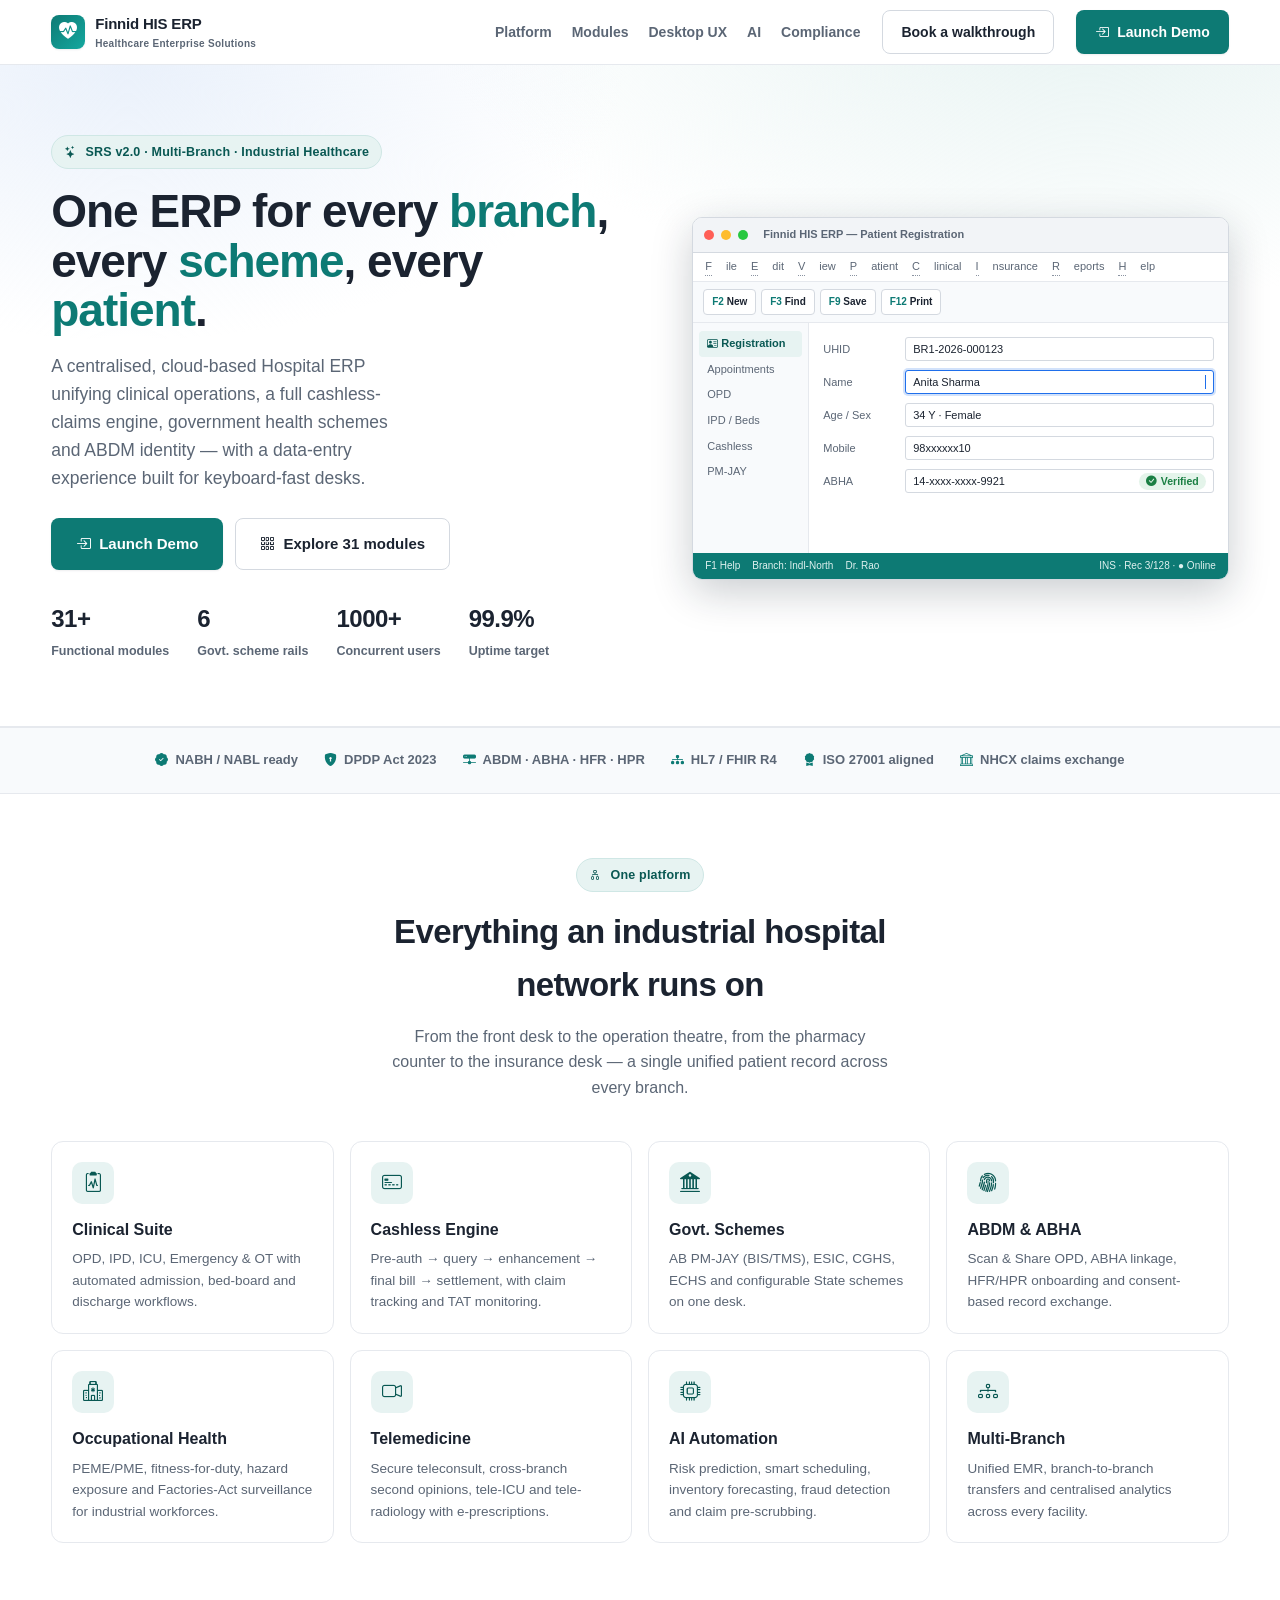
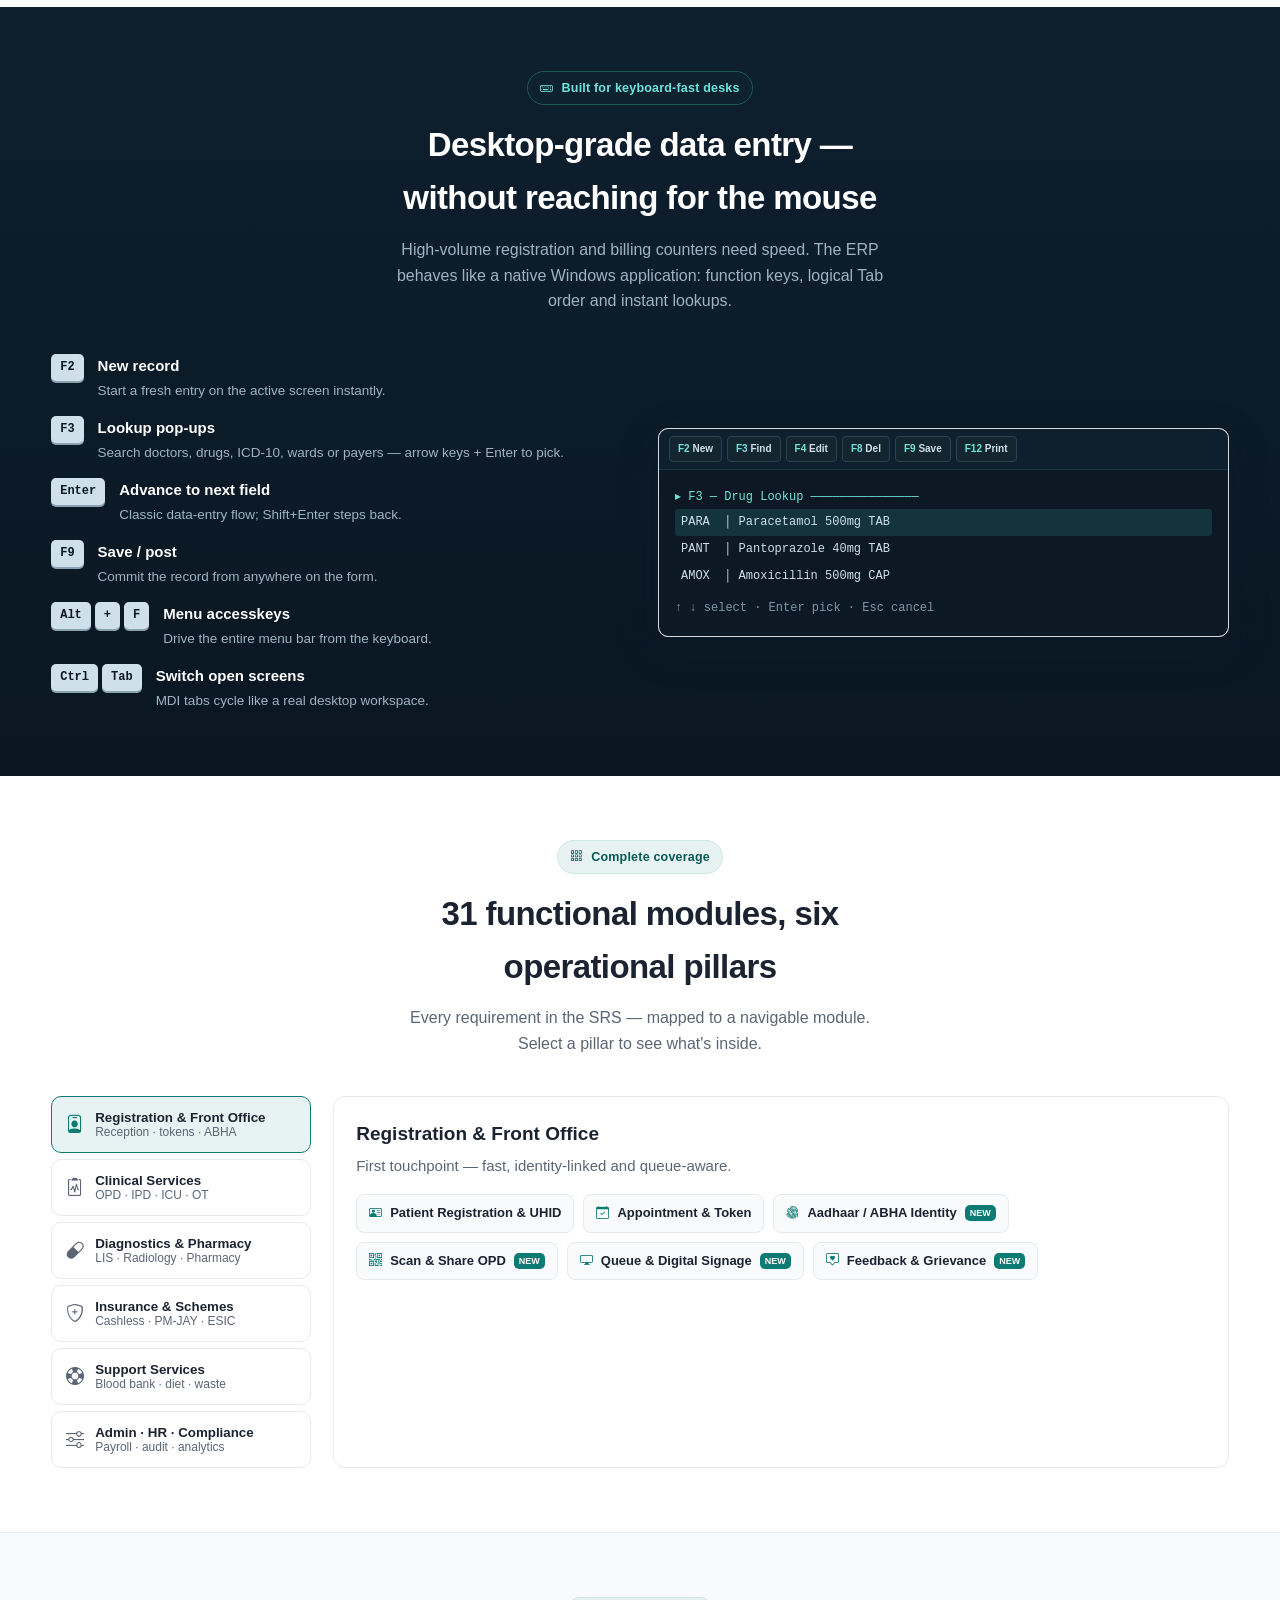
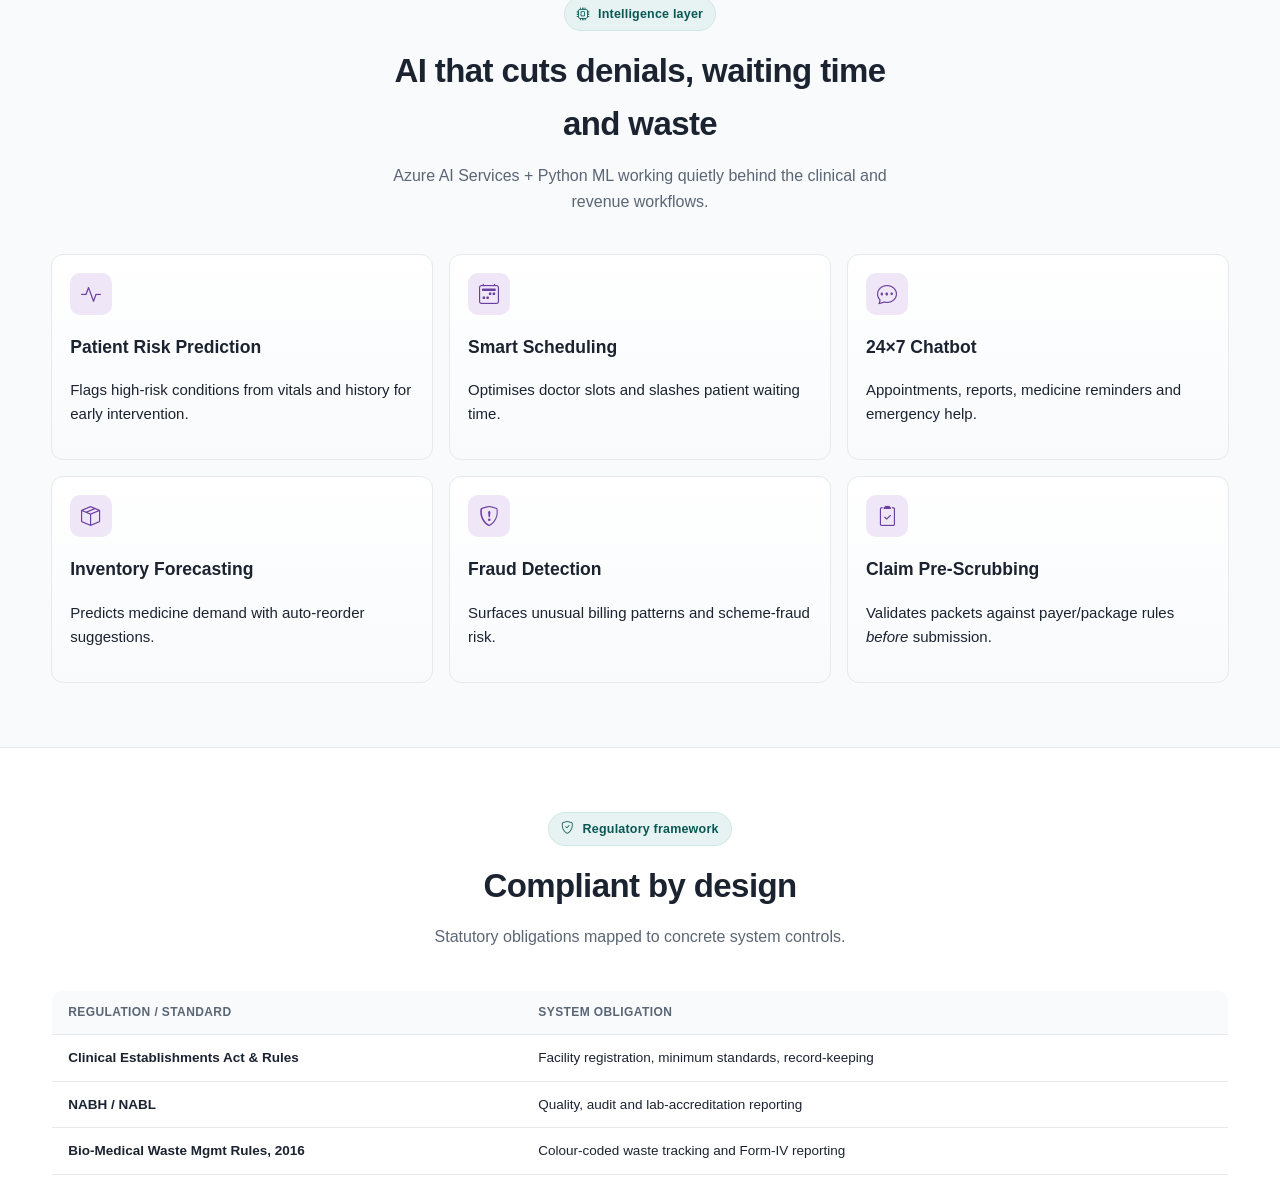
<file: src/HIS.Api/wwwroot/index.html>
<!DOCTYPE html>
<html lang="en">
<head>
<meta charset="UTF-8">
<meta http-equiv="refresh" content="0; url=landing/index.html">
<link rel="icon" href="/favicon.svg" type="image/svg+xml">
<title>Finnid HIS ERP</title>
<link rel="stylesheet" href="assets/css/tokens.css">
<style>
  body{font-family:var(--font-ui);display:grid;place-items:center;height:100vh;margin:0;background:var(--bg)}
  a{color:var(--brand);font-weight:700}
</style>
</head>
<body>
  <p>Loading Finnid HIS ERP… if you are not redirected, <a href="landing/index.html">open the landing page</a>.</p>
</body>
</html>
</file>
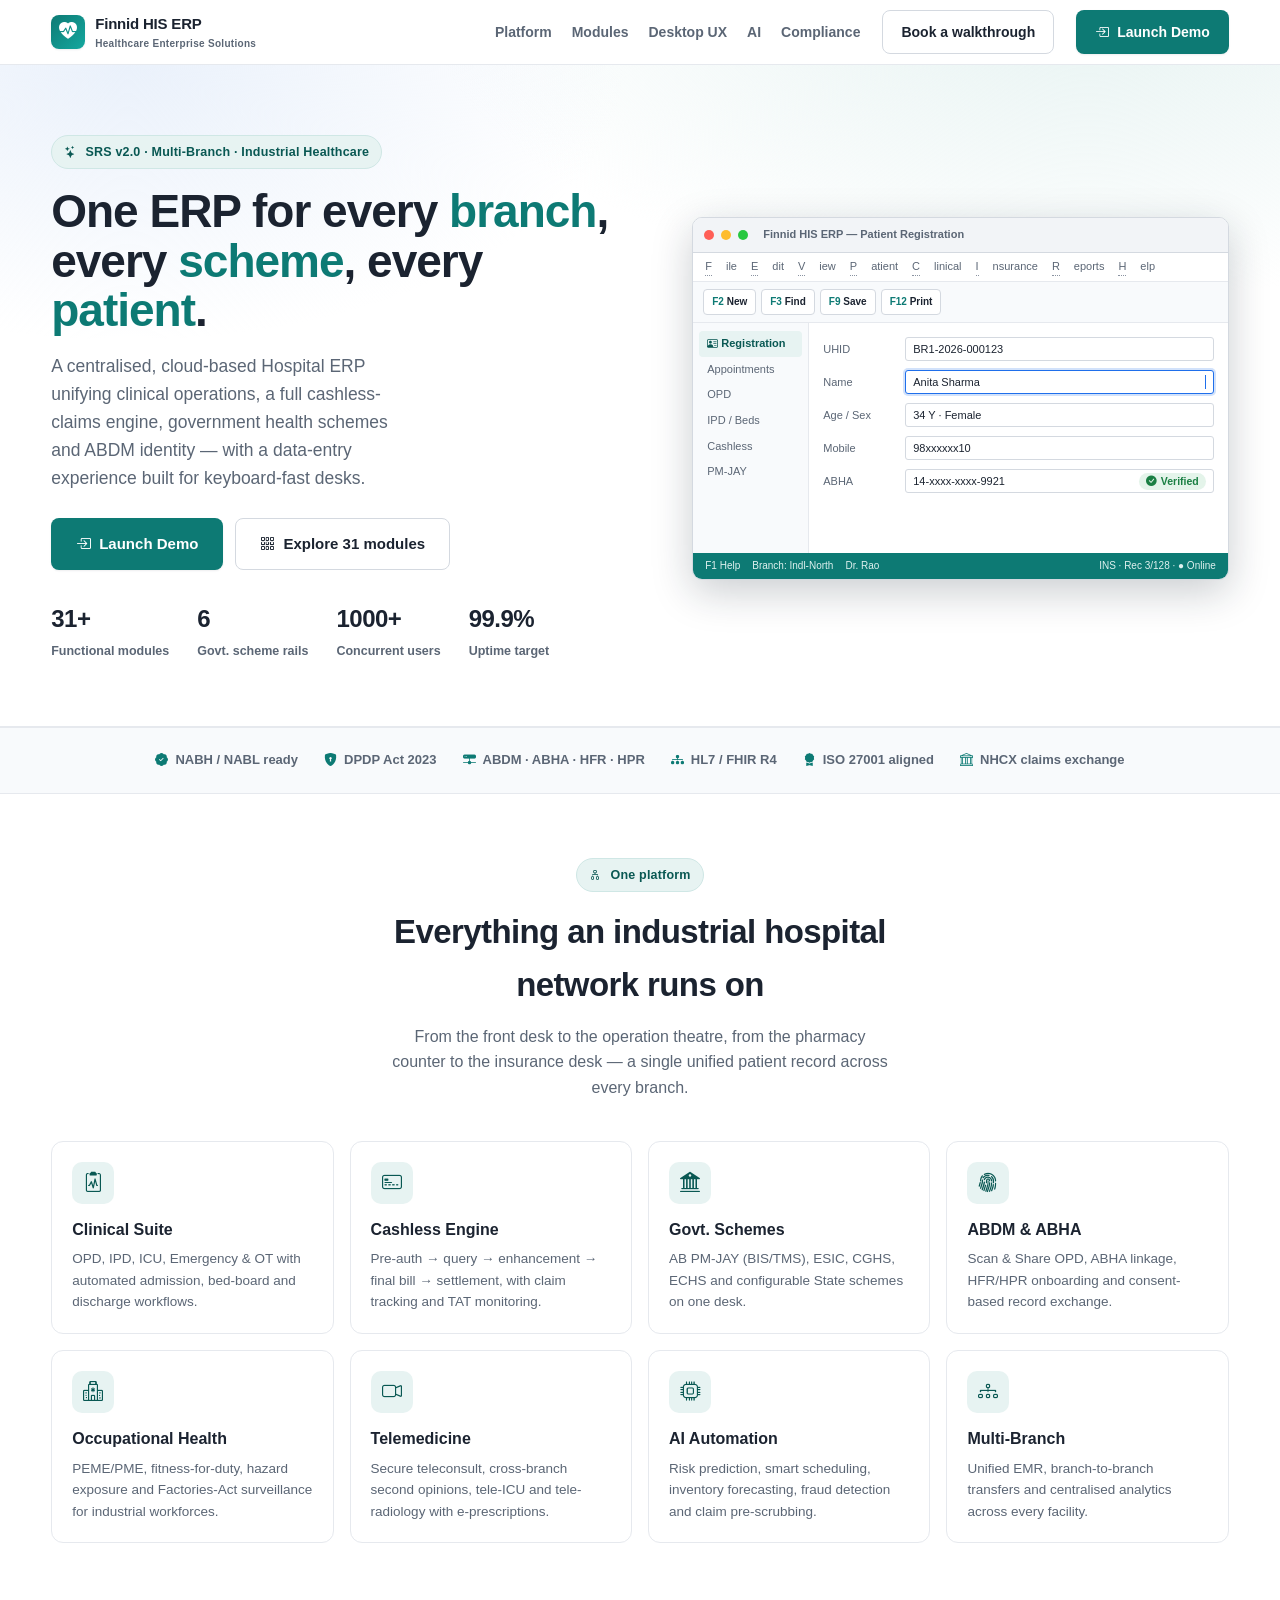
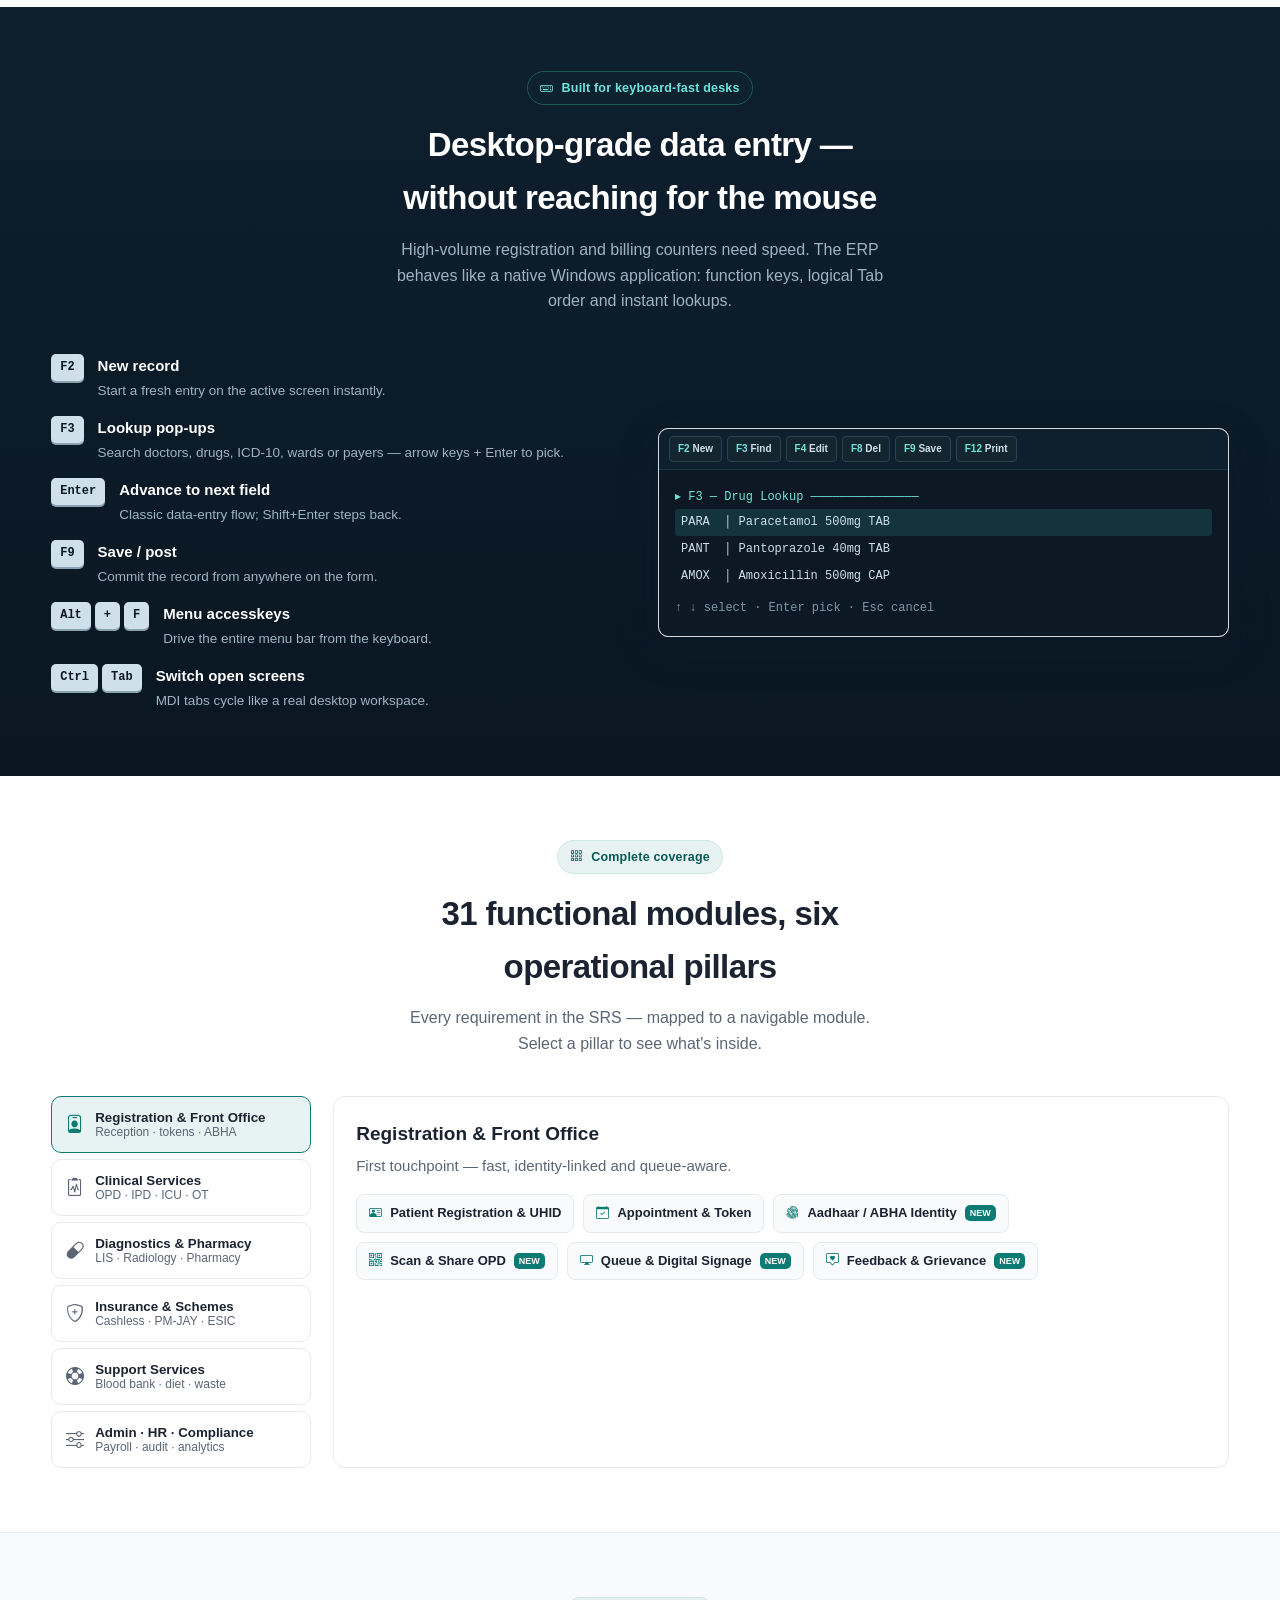
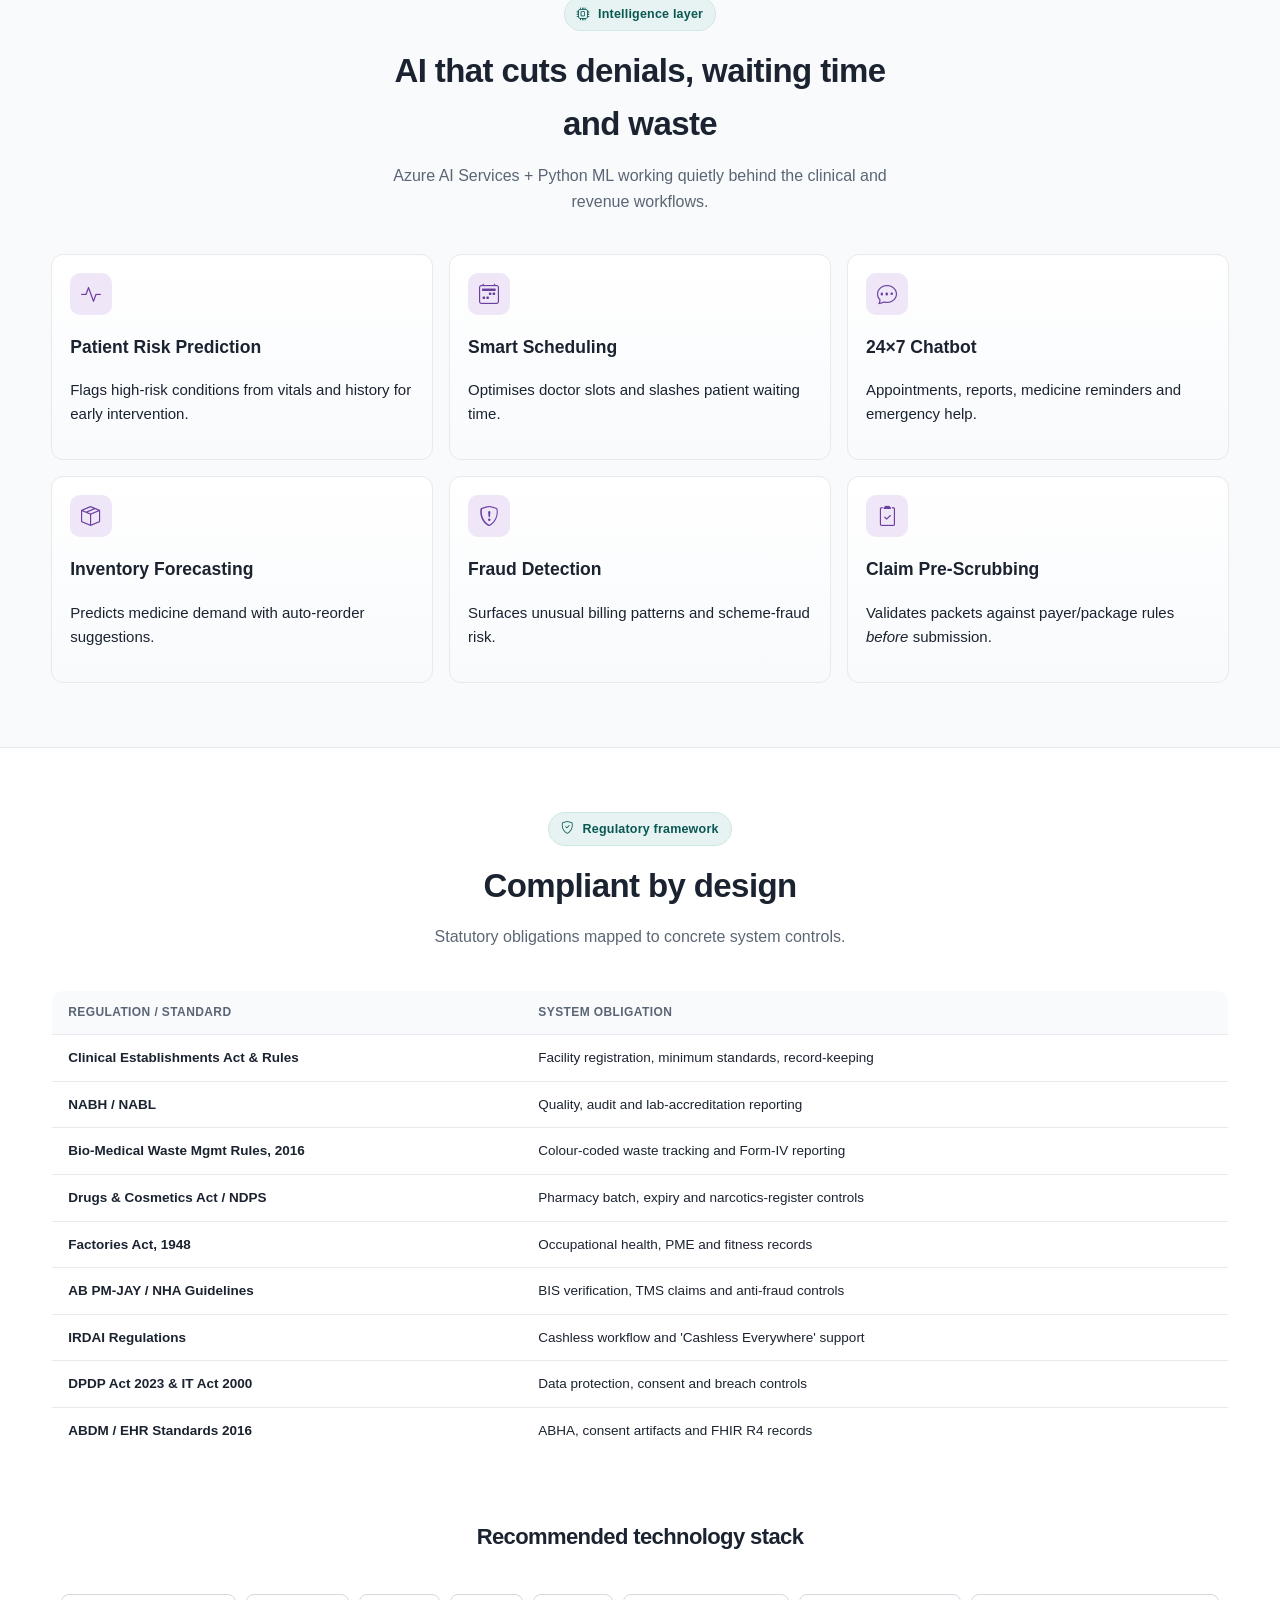
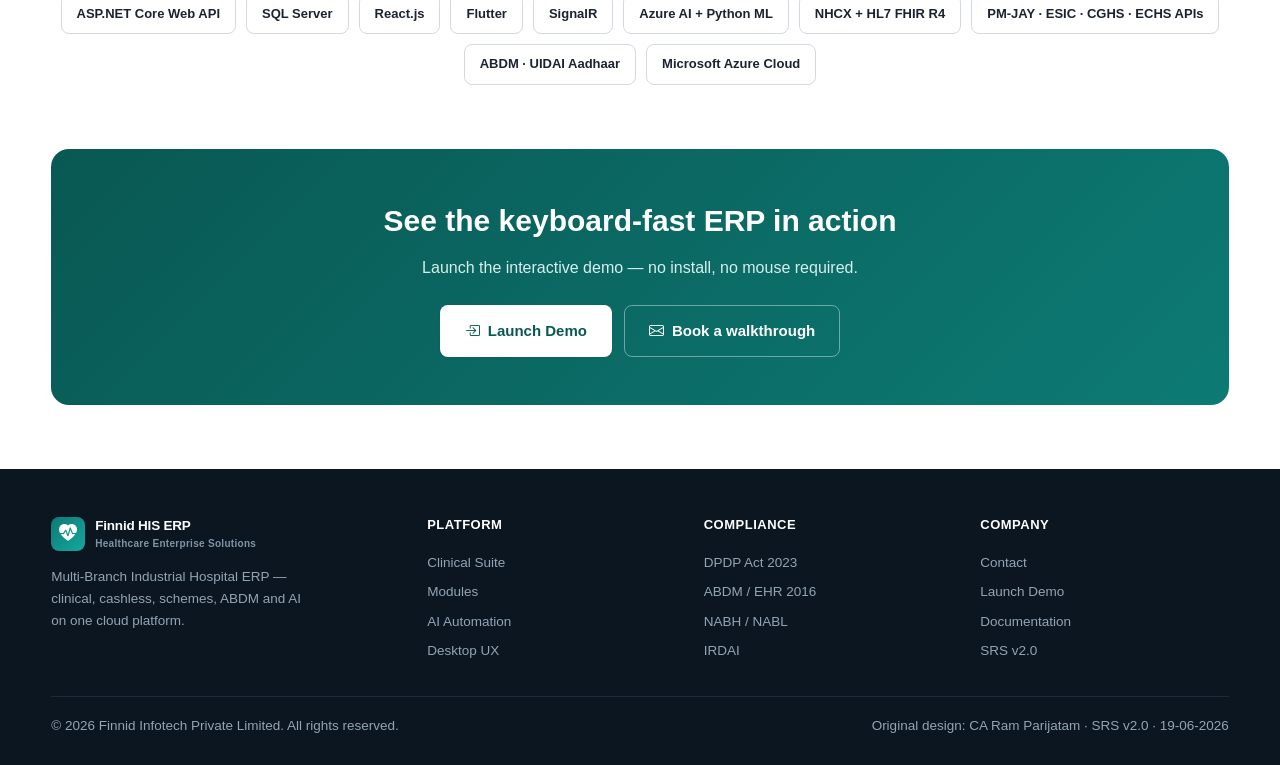
<file: src/HIS.Api/wwwroot/landing/index.html>
<!DOCTYPE html>
<html lang="en">
<head>
<meta charset="UTF-8">
<meta name="viewport" content="width=device-width, initial-scale=1.0">
<title>Finnid HIS ERP — Multi-Branch Industrial Hospital ERP</title>
<meta name="description" content="One ERP for every branch, every scheme, every patient. Clinical, cashless claims, AB PM-JAY/ESIC/CGHS/ECHS, ABDM/ABHA, AI automation — built for keyboard-fast hospital desks.">
<link rel="icon" href="/favicon.svg" type="image/svg+xml">
<link rel="stylesheet" href="https://cdn.jsdelivr.net/npm/bootstrap-icons@1.11.3/font/bootstrap-icons.min.css">
<link rel="stylesheet" href="../assets/css/tokens.css">
<link rel="stylesheet" href="../assets/css/landing.css">
</head>
<body class="landing">

<!-- ============================ NAV ============================ -->
<header class="lnav">
  <div class="container-x lnav__in">
    <a class="brand" href="index.html">
      <span class="brand__mark"><i class="bi bi-heart-pulse-fill"></i></span>
      <span>Finnid HIS&nbsp;ERP<small>Healthcare Enterprise Solutions</small></span>
    </a>
    <nav class="lnav__links">
      <a href="#features">Platform</a>
      <a href="#modules">Modules</a>
      <a href="#keyboard">Desktop UX</a>
      <a href="#ai">AI</a>
      <a href="#compliance">Compliance</a>
    </nav>
    <a class="btn-x btn-x--ghost" href="#contact">Book a walkthrough</a>
    <a class="btn-x btn-x--primary" href="../app/login.html"><i class="bi bi-box-arrow-in-right"></i> Launch Demo</a>
  </div>
</header>

<!-- ============================ HERO ============================ -->
<section class="hero" style="padding:0">
  <div class="container-x hero__in">
    <div>
      <span class="eyebrow"><i class="bi bi-stars"></i> SRS v2.0 · Multi-Branch · Industrial Healthcare</span>
      <h1>One ERP for every <span>branch</span>, every <span>scheme</span>, every <span>patient</span>.</h1>
      <p class="lead">A centralised, cloud-based Hospital ERP unifying clinical operations, a full cashless-claims engine, government health schemes and ABDM identity — with a data-entry experience built for keyboard-fast desks.</p>
      <div class="hero__cta">
        <a class="btn-x btn-x--primary btn-x--lg" href="../app/login.html"><i class="bi bi-box-arrow-in-right"></i> Launch Demo</a>
        <a class="btn-x btn-x--ghost btn-x--lg" href="#modules"><i class="bi bi-grid-3x3-gap"></i> Explore 31 modules</a>
      </div>
      <div class="hero__stats">
        <div><b>31+</b><span>Functional modules</span></div>
        <div><b>6</b><span>Govt. scheme rails</span></div>
        <div><b>1000+</b><span>Concurrent users</span></div>
        <div><b>99.9%</b><span>Uptime target</span></div>
      </div>
    </div>

    <!-- App mock -->
    <div class="mock" aria-hidden="true">
      <div class="mock__bar">
        <span class="mock__dot" style="background:#ff5f57"></span>
        <span class="mock__dot" style="background:#febc2e"></span>
        <span class="mock__dot" style="background:#28c840"></span>
        <span class="mock__title">Finnid HIS ERP — Patient Registration</span>
      </div>
      <div class="mock__menu"><u>F</u>ile <u>E</u>dit <u>V</u>iew <u>P</u>atient <u>C</u>linical <u>I</u>nsurance <u>R</u>eports <u>H</u>elp</div>
      <div class="mock__tools">
        <span class="mock__key"><b>F2</b> New</span>
        <span class="mock__key"><b>F3</b> Find</span>
        <span class="mock__key"><b>F9</b> Save</span>
        <span class="mock__key"><b>F12</b> Print</span>
      </div>
      <div class="mock__body">
        <div class="mock__nav">
          <div class="on"><i class="bi bi-person-vcard"></i> Registration</div>
          <div>Appointments</div>
          <div>OPD</div>
          <div>IPD / Beds</div>
          <div>Cashless</div>
          <div>PM-JAY</div>
        </div>
        <div class="mock__form">
          <div class="mock__row"><label>UHID</label><div class="mock__inp">BR1-2026-000123</div></div>
          <div class="mock__row"><label>Name</label><div class="mock__inp focus">Anita Sharma<span style="margin-left:auto;width:1px;height:14px;background:var(--accent)"></span></div></div>
          <div class="mock__row"><label>Age / Sex</label><div class="mock__inp">34&nbsp;Y&nbsp;·&nbsp;Female</div></div>
          <div class="mock__row"><label>Mobile</label><div class="mock__inp">98xxxxxx10</div></div>
          <div class="mock__row"><label>ABHA</label><div class="mock__inp">14-xxxx-xxxx-9921 &nbsp;<span class="pill pill--ok" style="margin-left:auto"><i class="bi bi-check-circle-fill"></i> Verified</span></div></div>
        </div>
      </div>
      <div class="mock__status"><span>F1 Help</span><span>Branch: Indl-North</span><span>Dr. Rao</span><span style="margin-left:auto">INS · Rec 3/128 · ● Online</span></div>
    </div>
  </div>
</section>

<!-- ============================ TRUST ============================ -->
<div class="trust">
  <div class="container-x trust__in">
    <span><i class="bi bi-patch-check-fill"></i> NABH / NABL ready</span>
    <span><i class="bi bi-shield-lock-fill"></i> DPDP Act 2023</span>
    <span><i class="bi bi-hdd-network-fill"></i> ABDM · ABHA · HFR · HPR</span>
    <span><i class="bi bi-diagram-3-fill"></i> HL7 / FHIR R4</span>
    <span><i class="bi bi-award-fill"></i> ISO 27001 aligned</span>
    <span><i class="bi bi-bank"></i> NHCX claims exchange</span>
  </div>
</div>

<!-- ============================ FEATURES ============================ -->
<section id="features">
  <div class="container-x">
    <div class="section-head">
      <span class="eyebrow"><i class="bi bi-diagram-2"></i> One platform</span>
      <h2>Everything an industrial hospital network runs on</h2>
      <p>From the front desk to the operation theatre, from the pharmacy counter to the insurance desk — a single unified patient record across every branch.</p>
    </div>
    <div class="feat-grid">
      <div class="feat"><div class="feat__ico"><i class="bi bi-clipboard2-pulse"></i></div><h3>Clinical Suite</h3><p>OPD, IPD, ICU, Emergency &amp; OT with automated admission, bed-board and discharge workflows.</p></div>
      <div class="feat"><div class="feat__ico"><i class="bi bi-credit-card-2-front"></i></div><h3>Cashless Engine</h3><p>Pre-auth → query → enhancement → final bill → settlement, with claim tracking and TAT monitoring.</p></div>
      <div class="feat"><div class="feat__ico"><i class="bi bi-bank2"></i></div><h3>Govt. Schemes</h3><p>AB PM-JAY (BIS/TMS), ESIC, CGHS, ECHS and configurable State schemes on one desk.</p></div>
      <div class="feat"><div class="feat__ico"><i class="bi bi-fingerprint"></i></div><h3>ABDM &amp; ABHA</h3><p>Scan &amp; Share OPD, ABHA linkage, HFR/HPR onboarding and consent-based record exchange.</p></div>
      <div class="feat"><div class="feat__ico"><i class="bi bi-hospital"></i></div><h3>Occupational Health</h3><p>PEME/PME, fitness-for-duty, hazard exposure and Factories-Act surveillance for industrial workforces.</p></div>
      <div class="feat"><div class="feat__ico"><i class="bi bi-camera-video"></i></div><h3>Telemedicine</h3><p>Secure teleconsult, cross-branch second opinions, tele-ICU and tele-radiology with e-prescriptions.</p></div>
      <div class="feat"><div class="feat__ico"><i class="bi bi-cpu"></i></div><h3>AI Automation</h3><p>Risk prediction, smart scheduling, inventory forecasting, fraud detection and claim pre-scrubbing.</p></div>
      <div class="feat"><div class="feat__ico"><i class="bi bi-diagram-3"></i></div><h3>Multi-Branch</h3><p>Unified EMR, branch-to-branch transfers and centralised analytics across every facility.</p></div>
    </div>
  </div>
</section>

<!-- ============================ KEYBOARD-FIRST ============================ -->
<section id="keyboard" class="kbd-band">
  <div class="container-x">
    <div class="section-head">
      <span class="eyebrow"><i class="bi bi-keyboard"></i> Built for keyboard-fast desks</span>
      <h2>Desktop-grade data entry — without reaching for the mouse</h2>
      <p>High-volume registration and billing counters need speed. The ERP behaves like a native Windows application: function keys, logical Tab order and instant lookups.</p>
    </div>
    <div class="kbd-grid">
      <div class="kbd-list">
        <div class="kbd-item"><span class="kbd-keys"><kbd class="key">F2</kbd></span><p><b>New record</b><br><span>Start a fresh entry on the active screen instantly.</span></p></div>
        <div class="kbd-item"><span class="kbd-keys"><kbd class="key">F3</kbd></span><p><b>Lookup pop-ups</b><br><span>Search doctors, drugs, ICD-10, wards or payers — arrow keys + Enter to pick.</span></p></div>
        <div class="kbd-item"><span class="kbd-keys"><kbd class="key">Enter</kbd></span><p><b>Advance to next field</b><br><span>Classic data-entry flow; Shift+Enter steps back.</span></p></div>
        <div class="kbd-item"><span class="kbd-keys"><kbd class="key">F9</kbd></span><p><b>Save / post</b><br><span>Commit the record from anywhere on the form.</span></p></div>
        <div class="kbd-item"><span class="kbd-keys"><kbd class="key">Alt</kbd><kbd class="key">+</kbd><kbd class="key">F</kbd></span><p><b>Menu accesskeys</b><br><span>Drive the entire menu bar from the keyboard.</span></p></div>
        <div class="kbd-item"><span class="kbd-keys"><kbd class="key">Ctrl</kbd><kbd class="key">Tab</kbd></span><p><b>Switch open screens</b><br><span>MDI tabs cycle like a real desktop workspace.</span></p></div>
      </div>
      <div class="mock" style="box-shadow:var(--shadow-3)">
        <div class="mock__tools" style="background:#0e1f2e;border-color:#1d3340">
          <span class="mock__key" style="background:#13262f;border-color:#27444f;color:#cfe0ea"><b style="color:#6fe3da">F2</b> New</span>
          <span class="mock__key" style="background:#13262f;border-color:#27444f;color:#cfe0ea"><b style="color:#6fe3da">F3</b> Find</span>
          <span class="mock__key" style="background:#13262f;border-color:#27444f;color:#cfe0ea"><b style="color:#6fe3da">F4</b> Edit</span>
          <span class="mock__key" style="background:#13262f;border-color:#27444f;color:#cfe0ea"><b style="color:#6fe3da">F8</b> Del</span>
          <span class="mock__key" style="background:#13262f;border-color:#27444f;color:#cfe0ea"><b style="color:#6fe3da">F9</b> Save</span>
          <span class="mock__key" style="background:#13262f;border-color:#27444f;color:#cfe0ea"><b style="color:#6fe3da">F12</b> Print</span>
        </div>
        <div style="padding:16px;background:#0c1924;color:#cfe0ea;font-family:var(--font-mono);font-size:12px;line-height:1.9">
          <div style="color:#6fe3da">▸ F3 — Drug Lookup ───────────────</div>
          <div style="background:#13343a;padding:2px 6px;border-radius:3px">PARA &nbsp;│ Paracetamol 500mg TAB</div>
          <div style="padding:2px 6px">PANT &nbsp;│ Pantoprazole 40mg TAB</div>
          <div style="padding:2px 6px">AMOX &nbsp;│ Amoxicillin 500mg CAP</div>
          <div style="color:#7f95a3;margin-top:8px">↑ ↓ select · Enter pick · Esc cancel</div>
        </div>
      </div>
    </div>
  </div>
</section>

<!-- ============================ MODULES ============================ -->
<section id="modules">
  <div class="container-x">
    <div class="section-head">
      <span class="eyebrow"><i class="bi bi-grid-3x3-gap"></i> Complete coverage</span>
      <h2>31 functional modules, six operational pillars</h2>
      <p>Every requirement in the SRS — mapped to a navigable module. Select a pillar to see what's inside.</p>
    </div>
    <div class="mods">
      <div class="mods__tabs" id="modTabs">
        <button class="mods__tab on" data-mod="front"><i class="bi bi-person-badge"></i><div>Registration &amp; Front&nbsp;Office<small>Reception · tokens · ABHA</small></div></button>
        <button class="mods__tab" data-mod="clinical"><i class="bi bi-clipboard2-pulse"></i><div>Clinical Services<small>OPD · IPD · ICU · OT</small></div></button>
        <button class="mods__tab" data-mod="diag"><i class="bi bi-capsule"></i><div>Diagnostics &amp; Pharmacy<small>LIS · Radiology · Pharmacy</small></div></button>
        <button class="mods__tab" data-mod="ins"><i class="bi bi-shield-plus"></i><div>Insurance &amp; Schemes<small>Cashless · PM-JAY · ESIC</small></div></button>
        <button class="mods__tab" data-mod="support"><i class="bi bi-life-preserver"></i><div>Support Services<small>Blood bank · diet · waste</small></div></button>
        <button class="mods__tab" data-mod="admin"><i class="bi bi-sliders"></i><div>Admin · HR · Compliance<small>Payroll · audit · analytics</small></div></button>
      </div>
      <div class="mods__panel" id="modPanel"><!-- filled by JS --></div>
    </div>
  </div>
</section>

<!-- ============================ AI ============================ -->
<section id="ai" style="background:var(--surface-2);border-block:1px solid var(--line-2)">
  <div class="container-x">
    <div class="section-head">
      <span class="eyebrow"><i class="bi bi-cpu"></i> Intelligence layer</span>
      <h2>AI that cuts denials, waiting time and waste</h2>
      <p>Azure AI Services + Python ML working quietly behind the clinical and revenue workflows.</p>
    </div>
    <div class="ai-grid">
      <div class="ai-card"><div class="feat__ico"><i class="bi bi-activity"></i></div><h3>Patient Risk Prediction</h3><p>Flags high-risk conditions from vitals and history for early intervention.</p></div>
      <div class="ai-card"><div class="feat__ico"><i class="bi bi-calendar2-week"></i></div><h3>Smart Scheduling</h3><p>Optimises doctor slots and slashes patient waiting time.</p></div>
      <div class="ai-card"><div class="feat__ico"><i class="bi bi-chat-dots"></i></div><h3>24×7 Chatbot</h3><p>Appointments, reports, medicine reminders and emergency help.</p></div>
      <div class="ai-card"><div class="feat__ico"><i class="bi bi-box-seam"></i></div><h3>Inventory Forecasting</h3><p>Predicts medicine demand with auto-reorder suggestions.</p></div>
      <div class="ai-card"><div class="feat__ico"><i class="bi bi-shield-exclamation"></i></div><h3>Fraud Detection</h3><p>Surfaces unusual billing patterns and scheme-fraud risk.</p></div>
      <div class="ai-card"><div class="feat__ico"><i class="bi bi-clipboard2-check"></i></div><h3>Claim Pre-Scrubbing</h3><p>Validates packets against payer/package rules <em>before</em> submission.</p></div>
    </div>
  </div>
</section>

<!-- ============================ COMPLIANCE ============================ -->
<section id="compliance">
  <div class="container-x">
    <div class="section-head">
      <span class="eyebrow"><i class="bi bi-shield-check"></i> Regulatory framework</span>
      <h2>Compliant by design</h2>
      <p>Statutory obligations mapped to concrete system controls.</p>
    </div>
    <table class="comp-table">
      <thead><tr><th>Regulation / Standard</th><th>System obligation</th></tr></thead>
      <tbody>
        <tr><td>Clinical Establishments Act &amp; Rules</td><td>Facility registration, minimum standards, record-keeping</td></tr>
        <tr><td>NABH / NABL</td><td>Quality, audit and lab-accreditation reporting</td></tr>
        <tr><td>Bio-Medical Waste Mgmt Rules, 2016</td><td>Colour-coded waste tracking and Form-IV reporting</td></tr>
        <tr><td>Drugs &amp; Cosmetics Act / NDPS</td><td>Pharmacy batch, expiry and narcotics-register controls</td></tr>
        <tr><td>Factories Act, 1948</td><td>Occupational health, PME and fitness records</td></tr>
        <tr><td>AB PM-JAY / NHA Guidelines</td><td>BIS verification, TMS claims and anti-fraud controls</td></tr>
        <tr><td>IRDAI Regulations</td><td>Cashless workflow and 'Cashless Everywhere' support</td></tr>
        <tr><td>DPDP Act 2023 &amp; IT Act 2000</td><td>Data protection, consent and breach controls</td></tr>
        <tr><td>ABDM / EHR Standards 2016</td><td>ABHA, consent artifacts and FHIR R4 records</td></tr>
      </tbody>
    </table>
  </div>
</section>

<!-- ============================ TECH ============================ -->
<section style="padding-top:0">
  <div class="container-x">
    <div class="section-head"><h2 style="font-size:22px">Recommended technology stack</h2></div>
    <div class="tech-strip">
      <span>ASP.NET Core Web API</span><span>SQL Server</span><span>React.js</span><span>Flutter</span>
      <span>SignalR</span><span>Azure AI + Python ML</span><span>NHCX + HL7 FHIR R4</span>
      <span>PM-JAY · ESIC · CGHS · ECHS APIs</span><span>ABDM · UIDAI Aadhaar</span><span>Microsoft Azure Cloud</span>
    </div>
  </div>
</section>

<!-- ============================ CTA ============================ -->
<section id="contact" style="padding-top:0">
  <div class="container-x">
    <div class="cta">
      <h2>See the keyboard-fast ERP in action</h2>
      <p>Launch the interactive demo — no install, no mouse required.</p>
      <div class="hero__cta" style="justify-content:center">
        <a class="btn-x btn-x--primary btn-x--lg" href="../app/login.html"><i class="bi bi-box-arrow-in-right"></i> Launch Demo</a>
        <a class="btn-x btn-x--ghost btn-x--lg" href="mailto:finnidinfotech.ai@gmail.com"><i class="bi bi-envelope"></i> Book a walkthrough</a>
      </div>
    </div>
  </div>
</section>

<!-- ============================ FOOTER ============================ -->
<footer class="foot">
  <div class="container-x">
    <div class="foot__grid">
      <div>
        <div class="brand" style="color:#fff"><span class="brand__mark"><i class="bi bi-heart-pulse-fill"></i></span><span style="color:#fff">Finnid HIS&nbsp;ERP<small style="color:#7f95a3">Healthcare Enterprise Solutions</small></span></div>
        <p style="margin-top:14px;max-width:34ch">Multi-Branch Industrial Hospital ERP — clinical, cashless, schemes, ABDM and AI on one cloud platform.</p>
      </div>
      <div><h4>Platform</h4><a href="#features">Clinical Suite</a><a href="#modules">Modules</a><a href="#ai">AI Automation</a><a href="#keyboard">Desktop UX</a></div>
      <div><h4>Compliance</h4><a href="#compliance">DPDP Act 2023</a><a href="#compliance">ABDM / EHR 2016</a><a href="#compliance">NABH / NABL</a><a href="#compliance">IRDAI</a></div>
      <div><h4>Company</h4><a href="mailto:finnidinfotech.ai@gmail.com">Contact</a><a href="../app/login.html">Launch Demo</a><a href="#">Documentation</a><a href="#">SRS v2.0</a></div>
    </div>
    <div class="foot__bottom">
      <span>© 2026 Finnid Infotech Private Limited. All rights reserved.</span>
      <span>Original design: CA Ram Parijatam · SRS v2.0 · 19-06-2026</span>
    </div>
  </div>
</footer>

<script>
/* ---- Module showcase tabs ---- */
const MODS = {
  front: { title:"Registration & Front Office", desc:"First touchpoint — fast, identity-linked and queue-aware.",
    items:[["Patient Registration & UHID","person-vcard",0],["Appointment & Token","calendar-check",0],["Aadhaar / ABHA Identity","fingerprint",1],["Scan & Share OPD","qr-code",1],["Queue & Digital Signage","display",1],["Feedback & Grievance","chat-square-heart",1]] },
  clinical: { title:"Clinical Services", desc:"The core care pathway from consult to discharge.",
    items:[["OPD Consultation","clipboard2-pulse",0],["IPD Admission & Ward","hospital",0],["ICU & Emergency Trauma","heart-pulse",0],["Operation Theatre","scissors",0],["Nursing & Patient Care","clipboard2-heart",0],["Telemedicine","camera-video",1],["Certificates & Documents","file-earmark-medical",0]] },
  diag: { title:"Diagnostics & Pharmacy", desc:"Orders, results and dispensing with full traceability.",
    items:[["Laboratory (LIS)","eyedropper",0],["Radiology & Imaging","radioactive",0],["Pharmacy Management","capsule",0],["Inventory & Store","box-seam",0],["Blood Bank","droplet-half",0]] },
  ins: { title:"Insurance & Government Schemes", desc:"One desk for every payer rail.",
    items:[["Cashless / TPA Claims","credit-card-2-front",0],["NHCX Exchange","bank",1],["AB PM-JAY (BIS/TMS)","bank2",1],["ESIC","building-check",1],["CGHS","shield-plus",1],["ECHS","shield-shaded",1],["State Schemes","map",1],["Claims MIS & Recon","graph-up",1]] },
  support: { title:"Support Services", desc:"The operational backbone around care.",
    items:[["Ambulance & GPS","truck-front",0],["Diet & Kitchen","egg-fried",1],["Bio-Medical Waste","trash3",1],["Mortuary & Death","file-earmark-x",1],["Medico-Legal (MLC)","shield-fill-exclamation",1],["Consent & e-Docs","pen",1],["Occupational Health","hospital",1]] },
  admin: { title:"Admin · HR · Compliance", desc:"Run the enterprise and stay audit-ready.",
    items:[["Admin Dashboard & Analytics","speedometer2",0],["Billing & Revenue Cycle","receipt",0],["HR Management","people",0],["Payroll & Overtime","cash-coin",0],["Asset & Equipment","tools",0],["Multi-Branch Sync","diagram-3",0],["Compliance & Audit","shield-check",0],["Payment Gateway","wallet2",0]] }
};
const panel = document.getElementById('modPanel');
function renderMod(key){
  const m = MODS[key];
  panel.innerHTML = '<h3>'+m.title+'</h3><p>'+m.desc+'</p><div class="mod-chips">'+
    m.items.map(it=>'<span class="mod-chip'+(it[2]?' new':'')+'"><i class="bi bi-'+it[1]+'"></i>'+it[0]+'</span>').join('')+'</div>';
}
document.querySelectorAll('#modTabs .mods__tab').forEach(t=>{
  t.addEventListener('click',()=>{
    document.querySelectorAll('#modTabs .mods__tab').forEach(x=>x.classList.remove('on'));
    t.classList.add('on'); renderMod(t.dataset.mod);
  });
});
renderMod('front');
</script>
</body>
</html>
</file>
<file: src/HIS.Api/wwwroot/assets/css/tokens.css>
/* ============================================================================
   HIS ERP — Design Tokens (shared by landing + app)
   Finnid Infotech — Multi-Branch Industrial Hospital ERP
   ========================================================================== */

:root {
  /* ---- Brand / accent ---------------------------------------------------- */
  --brand:        #0d7a74;   /* healthcare teal            */
  --brand-600:    #0b6a65;
  --brand-700:    #095853;
  --brand-50:     #e7f3f2;
  --brand-100:    #cfe7e5;
  --accent:       #1f6feb;   /* action blue (links/primary) */
  --accent-600:   #1a5fce;

  /* ---- Neutral palette --------------------------------------------------- */
  --ink:          #1b2330;   /* primary text  */
  --ink-2:        #45506180; /* (unused alpha helper) */
  --muted:        #5b6675;   /* secondary text */
  --muted-2:      #8a93a1;
  --line:         #d4d9e0;   /* borders */
  --line-2:       #e6e9ee;
  --bg:           #f4f6f9;   /* app canvas */
  --bg-2:         #eceff3;
  --surface:      #ffffff;
  --surface-2:    #f8fafc;

  /* ---- Status colors ----------------------------------------------------- */
  --ok:           #1a7f43;
  --ok-bg:        #e4f4ea;
  --warn:         #b9770a;
  --warn-bg:      #fbf0da;
  --danger:       #c2331f;
  --danger-bg:    #fce4e0;
  --info:         #1f6feb;
  --info-bg:      #e5effd;
  --purple:       #6b3fa0;
  --purple-bg:    #efe7f8;

  /* ---- Typography -------------------------------------------------------- */
  --font-ui: "Segoe UI", Roboto, "Helvetica Neue", Arial, system-ui, sans-serif;
  --font-mono: "Cascadia Mono", "Consolas", "SF Mono", ui-monospace, monospace;

  /* ---- Desktop density --------------------------------------------------- */
  --row-h:        26px;      /* form control height */
  --grid-row-h:   24px;      /* data grid row height */
  --fs:           12.5px;    /* base app font */
  --fs-sm:        11.5px;
  --fs-xs:        10.5px;
  --radius:       3px;       /* sharp, desktop-ish corners */
  --radius-lg:    5px;

  /* ---- Elevation --------------------------------------------------------- */
  --shadow-1: 0 1px 2px rgba(20,30,45,.08);
  --shadow-2: 0 4px 14px rgba(20,30,45,.14);
  --shadow-3: 0 12px 40px rgba(20,30,45,.22);

  /* ---- Chrome heights ---------------------------------------------------- */
  --h-titlebar: 30px;
  --h-menubar:  26px;
  --h-toolbar:  38px;
  --h-tabstrip: 30px;
  --h-status:   24px;
  --w-sidebar:  236px;
}

* { box-sizing: border-box; }

html, body { margin: 0; padding: 0; }

/* Shared focus ring — strong & visible for keyboard-first use */
:focus-visible {
  outline: 2px solid var(--accent);
  outline-offset: 1px;
}

::selection { background: var(--brand-100); }

/* Utility status pills reused across landing + app */
.pill {
  display: inline-flex; align-items: center; gap: 4px;
  font-size: var(--fs-xs); font-weight: 600; line-height: 1;
  padding: 3px 7px; border-radius: 10px; white-space: nowrap;
}
.pill--ok     { color: var(--ok);     background: var(--ok-bg); }
.pill--warn   { color: var(--warn);   background: var(--warn-bg); }
.pill--danger { color: var(--danger); background: var(--danger-bg); }
.pill--info   { color: var(--info);   background: var(--info-bg); }
.pill--purple { color: var(--purple); background: var(--purple-bg); }
.pill--muted  { color: var(--muted);  background: var(--bg-2); }
</file>
<file: src/HIS.Api/wwwroot/assets/css/landing.css>
/* ============================================================================
   HIS ERP — Landing / Marketing styles
   ========================================================================== */

body.landing {
  font-family: var(--font-ui);
  color: var(--ink);
  background: var(--surface);
  font-size: 15px;
  line-height: 1.6;
  -webkit-font-smoothing: antialiased;
}

.landing a { text-decoration: none; }
.container-x { width: min(1180px, 92vw); margin-inline: auto; }

/* ---- Top nav --------------------------------------------------------------*/
.lnav {
  position: sticky; top: 0; z-index: 50;
  background: rgba(255,255,255,.85);
  backdrop-filter: saturate(160%) blur(10px);
  border-bottom: 1px solid var(--line-2);
}
.lnav__in { display: flex; align-items: center; gap: 22px; height: 64px; }
.brand { display: flex; align-items: center; gap: 10px; font-weight: 800; letter-spacing: -.2px; color: var(--ink); }
.brand__mark {
  width: 34px; height: 34px; border-radius: 8px; display: grid; place-items: center;
  background: linear-gradient(135deg, var(--brand), #14a89f); color: #fff; font-size: 18px;
  box-shadow: var(--shadow-1);
}
.brand small { display: block; font-size: 10px; font-weight: 600; color: var(--muted); letter-spacing: .3px; }
.lnav__links { display: flex; gap: 20px; margin-left: auto; }
.lnav__links a { color: var(--muted); font-weight: 600; font-size: 14px; }
.lnav__links a:hover { color: var(--brand); }
.btn-x {
  display: inline-flex; align-items: center; gap: 8px; font-weight: 700; font-size: 14px;
  padding: 10px 18px; border-radius: 8px; border: 1px solid transparent; cursor: pointer;
  transition: transform .05s ease, box-shadow .15s ease, background .15s ease;
}
.btn-x:active { transform: translateY(1px); }
.btn-x--primary { background: var(--brand); color: #fff; box-shadow: var(--shadow-1); }
.btn-x--primary:hover { background: var(--brand-600); box-shadow: var(--shadow-2); }
.btn-x--ghost { background: #fff; color: var(--ink); border-color: var(--line); }
.btn-x--ghost:hover { border-color: var(--brand); color: var(--brand); }
.btn-x--lg { padding: 13px 24px; font-size: 15px; }

/* ---- Hero -----------------------------------------------------------------*/
.hero {
  position: relative; overflow: hidden;
  background:
    radial-gradient(1100px 500px at 85% -10%, var(--brand-50), transparent 60%),
    radial-gradient(900px 500px at 10% 0%, #eaf1fb, transparent 55%),
    var(--surface);
  border-bottom: 1px solid var(--line-2);
}
.hero__in { display: grid; grid-template-columns: 1.05fr .95fr; gap: 48px; align-items: center; padding: 70px 0 64px; }
.eyebrow {
  display: inline-flex; align-items: center; gap: 8px; font-weight: 700; font-size: 12.5px;
  color: var(--brand-700); background: var(--brand-50); border: 1px solid var(--brand-100);
  padding: 6px 12px; border-radius: 20px; letter-spacing: .2px;
}
.hero h1 { font-size: 46px; line-height: 1.08; letter-spacing: -1px; margin: 18px 0 16px; font-weight: 820; }
.hero h1 span { color: var(--brand); }
.hero p.lead { font-size: 17.5px; color: var(--muted); margin: 0 0 26px; max-width: 36ch; }
.hero__cta { display: flex; gap: 12px; flex-wrap: wrap; }
.hero__stats { display: flex; gap: 28px; margin-top: 30px; }
.hero__stats b { display: block; font-size: 24px; color: var(--ink); letter-spacing: -.5px; }
.hero__stats span { font-size: 12.5px; color: var(--muted); font-weight: 600; }

/* App mock card in hero */
.mock {
  border: 1px solid var(--line); border-radius: 10px; overflow: hidden; background: #fff;
  box-shadow: var(--shadow-3); font-family: var(--font-ui);
}
.mock__bar { display: flex; align-items: center; gap: 7px; padding: 8px 11px; background: #f2f4f7; border-bottom: 1px solid var(--line); }
.mock__dot { width: 10px; height: 10px; border-radius: 50%; }
.mock__title { margin-left: 8px; font-size: 11px; color: var(--muted); font-weight: 600; }
.mock__menu { display: flex; gap: 14px; padding: 5px 12px; font-size: 11px; color: var(--muted); border-bottom: 1px solid var(--line-2); }
.mock__menu u { text-decoration: none; border-bottom: 1px dotted var(--muted-2); }
.mock__tools { display: flex; gap: 5px; padding: 7px 10px; background: var(--surface-2); border-bottom: 1px solid var(--line-2); }
.mock__key { font-size: 10px; font-weight: 700; padding: 4px 8px; border: 1px solid var(--line); border-radius: 4px; background: #fff; color: var(--ink); }
.mock__key b { color: var(--brand); }
.mock__body { display: grid; grid-template-columns: 116px 1fr; min-height: 230px; }
.mock__nav { background: var(--surface-2); border-right: 1px solid var(--line-2); padding: 8px 6px; font-size: 11px; }
.mock__nav div { padding: 4px 8px; border-radius: 4px; color: var(--muted); }
.mock__nav div.on { background: var(--brand-50); color: var(--brand-700); font-weight: 700; }
.mock__form { padding: 14px; }
.mock__row { display: grid; grid-template-columns: 74px 1fr; gap: 8px; align-items: center; margin-bottom: 9px; }
.mock__row label { font-size: 11px; color: var(--muted); }
.mock__inp { height: 24px; border: 1px solid var(--line); border-radius: 3px; background: #fff; display: flex; align-items: center; padding: 0 7px; font-size: 11px; color: var(--ink); }
.mock__inp.focus { border-color: var(--accent); box-shadow: 0 0 0 2px #1f6feb33; }
.mock__status { display: flex; gap: 12px; padding: 5px 12px; font-size: 10px; color: var(--muted); background: var(--brand); color: #dff1ef; }

/* ---- Sections -------------------------------------------------------------*/
section { padding: 64px 0; }
.section-head { text-align: center; max-width: 60ch; margin: 0 auto 40px; }
.section-head .eyebrow { margin-bottom: 14px; }
.section-head h2 { font-size: 33px; letter-spacing: -.6px; font-weight: 800; margin: 0 0 12px; }
.section-head p { color: var(--muted); font-size: 16px; margin: 0; }

.trust { background: var(--surface-2); border-block: 1px solid var(--line-2); padding: 22px 0; }
.trust__in { display: flex; flex-wrap: wrap; gap: 12px 26px; align-items: center; justify-content: center; }
.trust span { font-size: 13px; font-weight: 700; color: var(--muted); display: inline-flex; align-items: center; gap: 7px; }
.trust span i { color: var(--brand); }

/* Feature cards */
.feat-grid { display: grid; grid-template-columns: repeat(4, 1fr); gap: 16px; }
.feat {
  background: #fff; border: 1px solid var(--line-2); border-radius: 12px; padding: 20px;
  transition: border-color .15s, box-shadow .15s, transform .15s;
}
.feat:hover { border-color: var(--brand-100); box-shadow: var(--shadow-2); transform: translateY(-3px); }
.feat__ico { width: 42px; height: 42px; border-radius: 10px; display: grid; place-items: center; font-size: 20px; margin-bottom: 13px; background: var(--brand-50); color: var(--brand-700); }
.feat h3 { font-size: 16px; margin: 0 0 6px; font-weight: 750; }
.feat p { font-size: 13.5px; color: var(--muted); margin: 0; }

/* Keyboard-first highlight band */
.kbd-band { background: linear-gradient(180deg, #0e1f2e, #0a1722); color: #d7e3ec; }
.kbd-band .section-head h2 { color: #fff; }
.kbd-band .section-head p { color: #9fb3c2; }
.kbd-band .eyebrow { background: #15384022; color: #6fe3da; border-color: #1f5a55; }
.kbd-grid { display: grid; grid-template-columns: 1fr 1fr; gap: 36px; align-items: center; }
.kbd-list { display: grid; gap: 14px; }
.kbd-item { display: flex; gap: 14px; align-items: flex-start; }
.kbd-keys { display: inline-flex; gap: 4px; flex: 0 0 auto; }
kbd.key {
  font-family: var(--font-mono); font-size: 12px; font-weight: 700; color: #0a1722;
  background: #cfe0ea; border-radius: 5px; padding: 4px 9px; box-shadow: 0 2px 0 #8aa3b3;
}
.kbd-item p { margin: 0; }
.kbd-item b { color: #fff; }
.kbd-item span { color: #9fb3c2; font-size: 13.5px; }

/* Module showcase */
.mods { display: grid; grid-template-columns: 260px 1fr; gap: 22px; }
.mods__tabs { display: grid; gap: 6px; align-content: start; }
.mods__tab {
  text-align: left; border: 1px solid var(--line-2); background: #fff; border-radius: 10px;
  padding: 13px 14px; cursor: pointer; font-weight: 700; color: var(--ink); display: flex; gap: 11px; align-items: center;
}
.mods__tab i { color: var(--muted); font-size: 18px; }
.mods__tab small { display: block; font-weight: 500; color: var(--muted); font-size: 12px; }
.mods__tab.on { border-color: var(--brand); background: var(--brand-50); }
.mods__tab.on i { color: var(--brand); }
.mods__panel { border: 1px solid var(--line-2); border-radius: 12px; padding: 22px; background: #fff; }
.mods__panel h3 { margin: 0 0 4px; font-size: 19px; }
.mods__panel > p { color: var(--muted); margin: 0 0 16px; }
.mod-chips { display: flex; flex-wrap: wrap; gap: 9px; }
.mod-chip { font-size: 13px; font-weight: 600; color: var(--ink); background: var(--surface-2); border: 1px solid var(--line-2); border-radius: 8px; padding: 8px 12px; display: inline-flex; gap: 8px; align-items: center; }
.mod-chip i { color: var(--brand); }
.mod-chip.new::after { content: "NEW"; font-size: 9px; font-weight: 800; color: #fff; background: var(--brand); border-radius: 5px; padding: 1px 5px; }

/* AI band */
.ai-grid { display: grid; grid-template-columns: repeat(3, 1fr); gap: 16px; }
.ai-card { border: 1px solid var(--line-2); border-radius: 12px; padding: 18px; background: linear-gradient(180deg,#fff,var(--surface-2)); }
.ai-card .feat__ico { background: var(--purple-bg); color: var(--purple); }

/* Compliance table */
.comp-table { width: 100%; border-collapse: collapse; font-size: 13.5px; background: #fff; border: 1px solid var(--line-2); border-radius: 12px; overflow: hidden; }
.comp-table th { text-align: left; background: var(--surface-2); padding: 12px 16px; font-size: 12px; color: var(--muted); text-transform: uppercase; letter-spacing: .4px; }
.comp-table td { padding: 12px 16px; border-top: 1px solid var(--line-2); vertical-align: top; }
.comp-table td:first-child { font-weight: 700; width: 40%; }

/* Tech strip */
.tech-strip { display: flex; flex-wrap: wrap; gap: 10px; justify-content: center; }
.tech-strip span { font-weight: 700; font-size: 13px; color: var(--ink); background: #fff; border: 1px solid var(--line); border-radius: 8px; padding: 9px 15px; }

/* CTA */
.cta { background: linear-gradient(135deg, var(--brand-700), var(--brand)); color: #fff; border-radius: 18px; padding: 48px; text-align: center; }
.cta h2 { font-size: 30px; margin: 0 0 10px; }
.cta p { color: #d7efed; margin: 0 0 24px; font-size: 16px; }
.cta .btn-x--primary { background: #fff; color: var(--brand-700); }
.cta .btn-x--ghost { background: transparent; color: #fff; border-color: #ffffff66; }

/* Footer */
.foot { background: #0c1620; color: #93a4b3; padding: 46px 0 28px; font-size: 13.5px; }
.foot__grid { display: grid; grid-template-columns: 1.4fr 1fr 1fr 1fr; gap: 28px; }
.foot h4 { color: #fff; font-size: 13px; text-transform: uppercase; letter-spacing: .5px; margin: 0 0 12px; }
.foot a { color: #93a4b3; display: block; padding: 4px 0; }
.foot a:hover { color: #fff; }
.foot__bottom { border-top: 1px solid #1d2a38; margin-top: 30px; padding-top: 18px; display: flex; justify-content: space-between; flex-wrap: wrap; gap: 8px; }

/* ---- Responsive -----------------------------------------------------------*/
@media (max-width: 980px) {
  .hero__in { grid-template-columns: 1fr; gap: 34px; }
  .feat-grid { grid-template-columns: repeat(2, 1fr); }
  .ai-grid { grid-template-columns: 1fr; }
  .kbd-grid { grid-template-columns: 1fr; }
  .mods { grid-template-columns: 1fr; }
  .foot__grid { grid-template-columns: 1fr 1fr; }
  .lnav__links { display: none; }
  .hero h1 { font-size: 36px; }
}
@media (max-width: 560px) {
  .feat-grid { grid-template-columns: 1fr; }
  .foot__grid { grid-template-columns: 1fr; }
  .hero__stats { flex-wrap: wrap; gap: 16px; }
}
</file>
